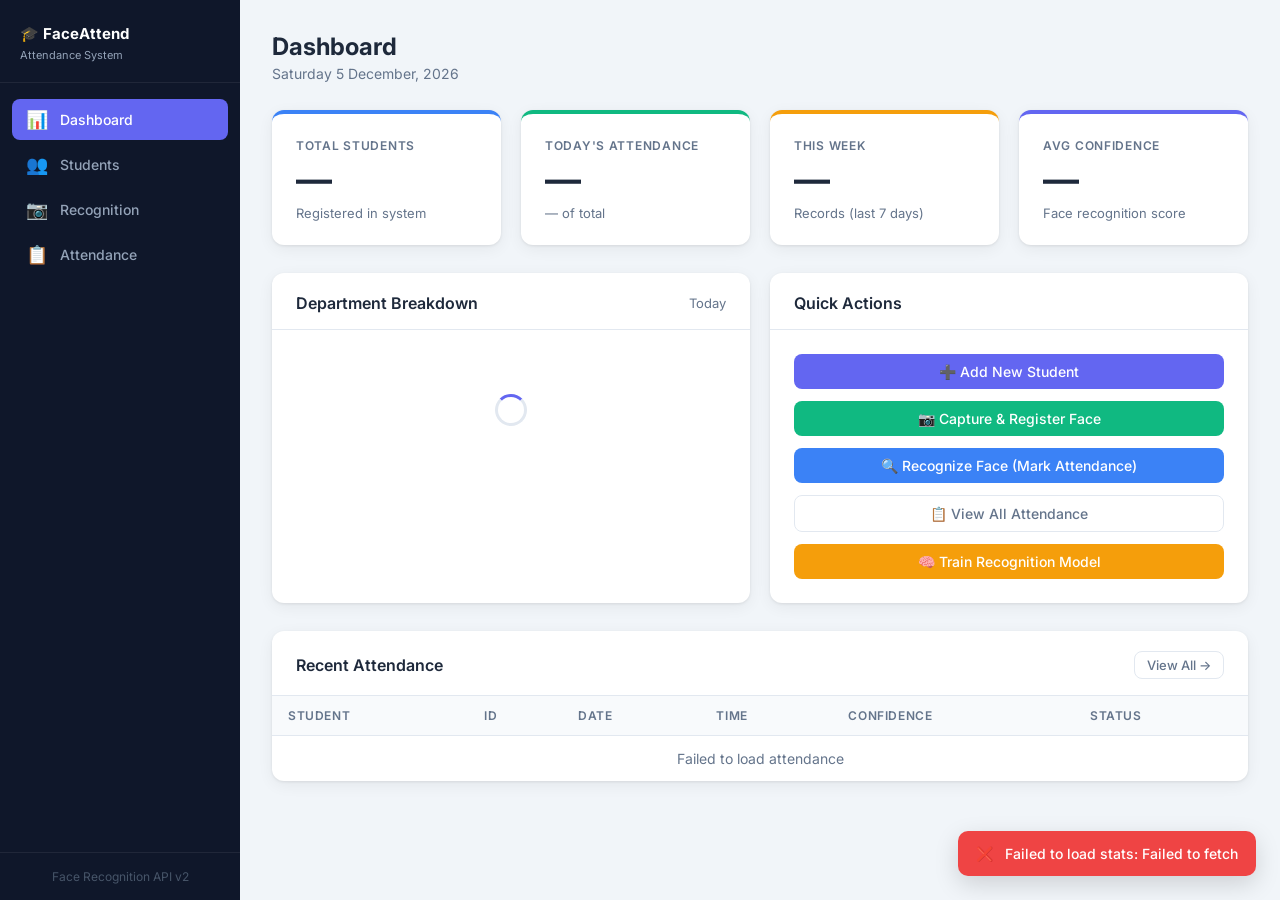
<file: index.html>
<!DOCTYPE html>
<html lang="en">

<head>
    <meta charset="UTF-8" />
    <meta name="viewport" content="width=device-width, initial-scale=1.0" />
    <title>Dashboard — Face Recognition Attendance</title>
    <link rel="icon" type="image/png" href="favicon.png" />
    <link rel="stylesheet" href="css/style.css" />
    <style>
        .dept-row {
            display: flex;
            align-items: center;
            gap: 12px;
            padding: 10px 0;
            border-bottom: 1px solid var(--border);
        }

        .dept-row:last-child {
            border: none;
        }

        .dept-bar-wrap {
            flex: 1;
            height: 8px;
            background: var(--border);
            border-radius: 99px;
            overflow: hidden;
        }

        .dept-bar {
            height: 100%;
            background: var(--accent);
            border-radius: 99px;
            transition: width .6s ease;
        }

        .dept-name {
            width: 160px;
            font-size: 13px;
            font-weight: 500;
        }

        .dept-count {
            font-size: 13px;
            color: var(--muted);
            width: 60px;
            text-align: right;
        }

        .recent-table-wrap {
            overflow-x: auto;
        }
    </style>
</head>

<body>

    <!-- Sidebar -->
    <nav class="sidebar">
        <div class="sidebar-brand">
            <h2>🎓 FaceAttend</h2>
            <span>Attendance System</span>
        </div>
        <ul class="sidebar-nav">
            <li><a href="index.html" class="active"><span class="icon">📊</span> Dashboard</a></li>
            <li><a href="students.html"><span class="icon">👥</span> Students</a></li>
            <li><a href="recognition.html"><span class="icon">📷</span> Recognition</a></li>
            <li><a href="attendance.html"><span class="icon">📋</span> Attendance</a></li>
        </ul>
        <div class="sidebar-footer">Face Recognition API v2</div>
    </nav>

    <!-- Main -->
    <main class="main">
        <div class="page-header">
            <h1>Dashboard</h1>
            <p id="today-date">Loading…</p>
        </div>

        <!-- Stats -->
        <div class="stats-grid" id="stats-grid">
            <div class="stat-card blue">
                <div class="stat-label">Total Students</div>
                <div class="stat-value" id="stat-students">—</div>
                <div class="stat-sub">Registered in system</div>
            </div>
            <div class="stat-card green">
                <div class="stat-label">Today's Attendance</div>
                <div class="stat-value" id="stat-today">—</div>
                <div class="stat-sub" id="stat-today-pct">— of total</div>
            </div>
            <div class="stat-card yellow">
                <div class="stat-label">This Week</div>
                <div class="stat-value" id="stat-week">—</div>
                <div class="stat-sub">Records (last 7 days)</div>
            </div>
            <div class="stat-card">
                <div class="stat-label">Avg Confidence</div>
                <div class="stat-value" id="stat-conf">—</div>
                <div class="stat-sub">Face recognition score</div>
            </div>
        </div>

        <!-- Two columns -->
        <div style="display:grid;grid-template-columns:1fr 1fr;gap:20px;margin-bottom:28px">

            <!-- Department breakdown -->
            <div class="card">
                <div class="card-header">
                    <h3>Department Breakdown</h3>
                    <span id="dept-date" style="font-size:13px;color:var(--muted)">Today</span>
                </div>
                <div class="card-body" id="dept-list">
                    <div class="spinner"></div>
                </div>
            </div>

            <!-- Quick Actions -->
            <div class="card">
                <div class="card-header">
                    <h3>Quick Actions</h3>
                </div>
                <div class="card-body" style="display:flex;flex-direction:column;gap:12px">
                    <a href="students.html" class="btn btn-primary" style="justify-content:center">➕ Add New Student</a>
                    <a href="recognition.html" class="btn btn-success" style="justify-content:center">📷 Capture &amp;
                        Register Face</a>
                    <a href="recognition.html#recognize" class="btn btn-info" style="justify-content:center">🔍
                        Recognize Face (Mark Attendance)</a>
                    <a href="attendance.html" class="btn btn-ghost" style="justify-content:center">📋 View All
                        Attendance</a>
                    <button class="btn btn-warning" id="btn-train" style="justify-content:center">🧠 Train Recognition
                        Model</button>
                </div>
            </div>
        </div>

        <!-- Recent Attendance -->
        <div class="card">
            <div class="card-header">
                <h3>Recent Attendance</h3>
                <a href="attendance.html" class="btn btn-ghost btn-sm">View All →</a>
            </div>
            <div class="table-wrap recent-table-wrap">
                <table>
                    <thead>
                        <tr>
                            <th>Student</th>
                            <th>ID</th>
                            <th>Date</th>
                            <th>Time</th>
                            <th>Confidence</th>
                            <th>Status</th>
                        </tr>
                    </thead>
                    <tbody id="recent-body">
                        <tr>
                            <td colspan="6">
                                <div class="spinner"></div>
                            </td>
                        </tr>
                    </tbody>
                </table>
            </div>
        </div>
    </main>

    <script src="js/api.js"></script>
    <script>
        // Set today date
        document.getElementById('today-date').textContent =
            new Date().toLocaleDateString('en-IN', { weekday: 'long', year: 'numeric', month: 'long', day: 'numeric' });

        // Load stats
        async function loadStats() {
            try {
                const s = await Attendance.stats();
                document.getElementById('stat-students').textContent = s.total_students;
                document.getElementById('stat-today').textContent = s.today_attendance;
                document.getElementById('stat-today-pct').textContent = `${s.today_percentage}% of total`;
                document.getElementById('stat-week').textContent = s.week_attendance;
                document.getElementById('stat-conf').textContent = s.avg_confidence + '%';

                const deptList = document.getElementById('dept-list');
                if (s.dept_stats.length === 0) {
                    deptList.innerHTML = '<div class="empty-state"><div class="icon">📊</div><p>No department data yet</p></div>';
                } else {
                    const max = Math.max(...s.dept_stats.map(d => d.total), 1);
                    deptList.innerHTML = s.dept_stats.map(d => `
          <div class="dept-row">
            <div class="dept-name">${d.department_display}</div>
            <div class="dept-bar-wrap"><div class="dept-bar" style="width:${(d.total / max * 100).toFixed(1)}%"></div></div>
            <div class="dept-count">${d.present_today}/${d.total}</div>
          </div>
        `).join('');
                }
            } catch (e) {
                toast('Failed to load stats: ' + (e.detail || e.message || 'API error'), 'error');
            }
        }

        // Load recent attendance
        async function loadRecent() {
            try {
                const records = await Attendance.list({ limit: 10 });
                const tbody = document.getElementById('recent-body');
                if (records.length === 0) {
                    tbody.innerHTML = '<tr><td colspan="6" style="text-align:center;color:var(--muted);padding:32px">No attendance recorded yet</td></tr>';
                    return;
                }
                tbody.innerHTML = records.map(r => `
        <tr>
          <td><strong>${r.student_name || '—'}</strong></td>
          <td><span class="badge badge-blue">${r.student_uid || '—'}</span></td>
          <td>${r.date}</td>
          <td>${r.time ? r.time.slice(0, 5) : '—'}</td>
          <td>${r.confidence.toFixed(1)}%</td>
          <td><span class="badge badge-green">${r.status_display || 'Present'}</span></td>
        </tr>
      `).join('');
            } catch (e) {
                document.getElementById('recent-body').innerHTML =
                    '<tr><td colspan="6" style="text-align:center;color:var(--muted)">Failed to load attendance</td></tr>';
            }
        }

        // Train button
        document.getElementById('btn-train').addEventListener('click', async () => {
            const btn = document.getElementById('btn-train');
            btn.disabled = true; btn.textContent = '⏳ Training…';
            try {
                const r = await Recognition.train();
                toast(r.success ? `✅ ${r.message}` : r.error, r.success ? 'success' : 'error');
            } catch (e) {
                toast('Training failed: ' + (e.detail || 'Unknown error'), 'error');
            } finally {
                btn.disabled = false; btn.textContent = '🧠 Train Recognition Model';
            }
        });

        loadStats();
        loadRecent();
    </script>
</body>

</html>
</file>
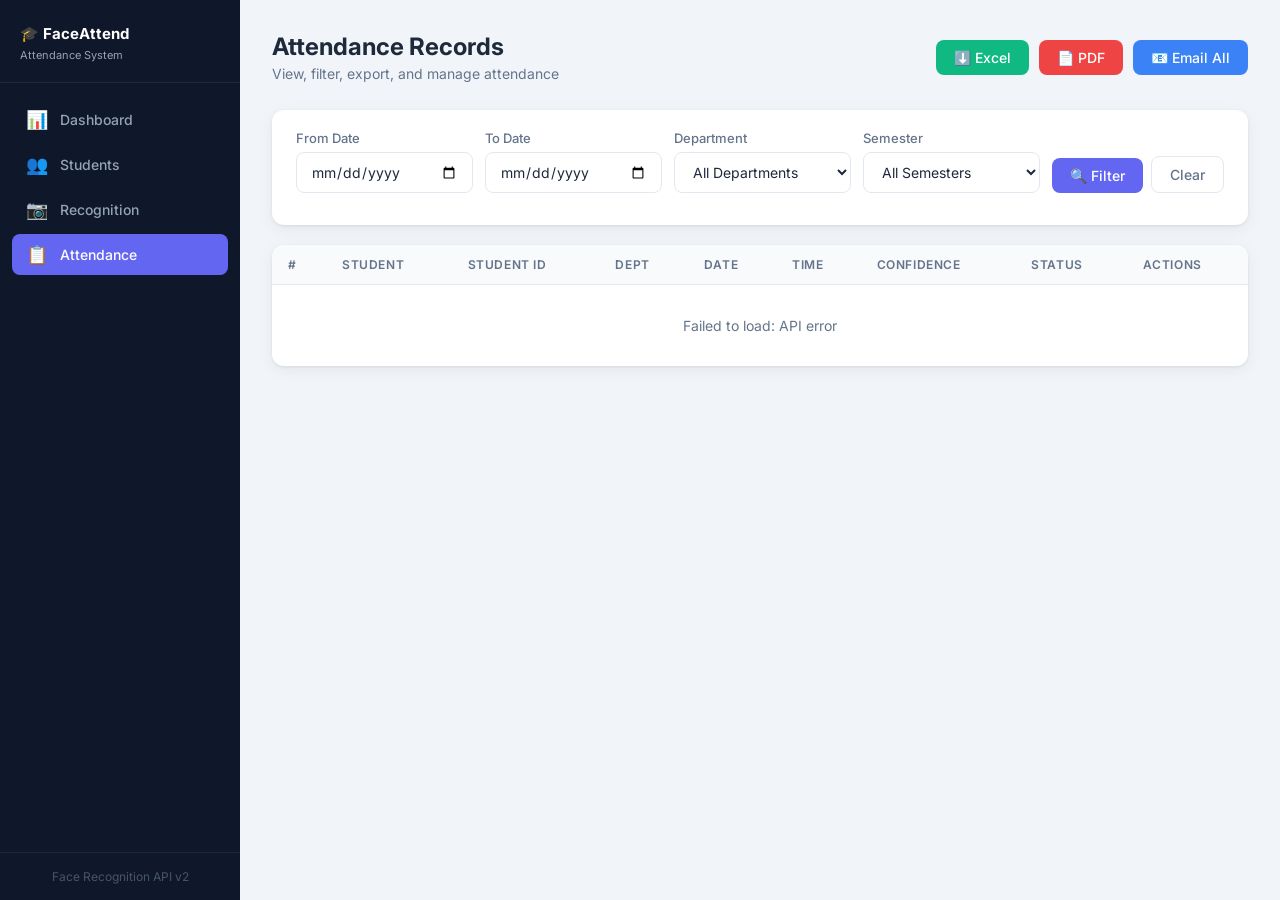
<file: attendance.html>
<!DOCTYPE html>
<html lang="en">

<head>
    <meta charset="UTF-8" />
    <meta name="viewport" content="width=device-width, initial-scale=1.0" />
    <title>Attendance — Face Recognition Attendance</title>
    <link rel="icon" type="image/png" href="favicon.png" />
    <link rel="stylesheet" href="css/style.css" />
    <style>
        .filters-row {
            display: flex;
            gap: 12px;
            flex-wrap: wrap;
            align-items: flex-end;
        }

        .filters-row .form-group {
            margin: 0;
            min-width: 160px;
            flex: 1;
        }

        .action-bar {
            display: flex;
            gap: 10px;
            flex-wrap: wrap;
            align-items: center;
        }
    </style>
</head>

<body>

    <nav class="sidebar">
        <div class="sidebar-brand">
            <h2>🎓 FaceAttend</h2><span>Attendance System</span>
        </div>
        <ul class="sidebar-nav">
            <li><a href="index.html"><span class="icon">📊</span> Dashboard</a></li>
            <li><a href="students.html"><span class="icon">👥</span> Students</a></li>
            <li><a href="recognition.html"><span class="icon">📷</span> Recognition</a></li>
            <li><a href="attendance.html" class="active"><span class="icon">📋</span> Attendance</a></li>
        </ul>
        <div class="sidebar-footer">Face Recognition API v2</div>
    </nav>

    <main class="main">
        <div class="page-header"
            style="display:flex;align-items:center;justify-content:space-between;flex-wrap:wrap;gap:12px">
            <div>
                <h1>Attendance Records</h1>
                <p>View, filter, export, and manage attendance</p>
            </div>
            <div class="action-bar">
                <button class="btn btn-success" onclick="downloadExcel()">⬇️ Excel</button>
                <button class="btn btn-danger" onclick="downloadPdf()">📄 PDF</button>
                <button class="btn btn-info" onclick="sendAllEmails()">📧 Email All</button>
            </div>
        </div>

        <!-- Filters -->
        <div class="card" style="margin-bottom:20px">
            <div class="card-body" style="padding:20px 24px">
                <div class="filters-row">
                    <div class="form-group">
                        <label>From Date</label>
                        <input type="date" id="f-start" />
                    </div>
                    <div class="form-group">
                        <label>To Date</label>
                        <input type="date" id="f-end" />
                    </div>
                    <div class="form-group">
                        <label>Department</label>
                        <select id="f-dept">
                            <option value="">All Departments</option>
                            <option value="CS">Computer Science</option>
                            <option value="CE">Civil Engineering</option>
                            <option value="ME">Mechanical Engineering</option>
                            <option value="EE">Electrical Engineering</option>
                        </select>
                    </div>
                    <div class="form-group">
                        <label>Semester</label>
                        <select id="f-sem">
                            <option value="">All Semesters</option>
                            <option value="1">Sem 1</option>
                            <option value="2">Sem 2</option>
                            <option value="3">Sem 3</option>
                            <option value="4">Sem 4</option>
                            <option value="5">Sem 5</option>
                            <option value="6">Sem 6</option>
                            <option value="7">Sem 7</option>
                            <option value="8">Sem 8</option>
                        </select>
                    </div>
                    <div style="display:flex;gap:8px;align-items:flex-end">
                        <button class="btn btn-primary" onclick="loadAttendance()">🔍 Filter</button>
                        <button class="btn btn-ghost" onclick="clearFilters()">Clear</button>
                    </div>
                </div>
                <p id="record-count" style="margin-top:12px;font-size:13px;color:var(--muted)"></p>
            </div>
        </div>

        <!-- Table -->
        <div class="card">
            <div class="table-wrap">
                <table>
                    <thead>
                        <tr>
                            <th>#</th>
                            <th>Student</th>
                            <th>Student ID</th>
                            <th>Dept</th>
                            <th>Date</th>
                            <th>Time</th>
                            <th>Confidence</th>
                            <th>Status</th>
                            <th>Actions</th>
                        </tr>
                    </thead>
                    <tbody id="att-body">
                        <tr>
                            <td colspan="9">
                                <div class="spinner"></div>
                            </td>
                        </tr>
                    </tbody>
                </table>
            </div>
        </div>
    </main>

    <script src="js/api.js"></script>
    <script>
        function getFilters() {
            return {
                start_date: document.getElementById('f-start').value || undefined,
                end_date: document.getElementById('f-end').value || undefined,
                department: document.getElementById('f-dept').value || undefined,
                semester: document.getElementById('f-sem').value || undefined,
                limit: 500,
            };
        }

        function clearFilters() {
            ['f-start', 'f-end', 'f-dept', 'f-sem'].forEach(id => document.getElementById(id).value = '');
            loadAttendance();
        }

        // Remove undefined keys
        function cleanParams(obj) {
            return Object.fromEntries(Object.entries(obj).filter(([, v]) => v !== undefined));
        }

        async function loadAttendance() {
            document.getElementById('att-body').innerHTML = '<tr><td colspan="9"><div class="spinner"></div></td></tr>';
            try {
                const params = cleanParams(getFilters());
                const records = await Attendance.list(params);
                document.getElementById('record-count').textContent = `${records.length} record(s) found`;
                const tbody = document.getElementById('att-body');
                if (records.length === 0) {
                    tbody.innerHTML = '<tr><td colspan="9"><div class="empty-state"><div class="icon">📋</div><p>No records match the filters</p></div></td></tr>';
                    return;
                }
                tbody.innerHTML = records.map((r, i) => `
        <tr>
          <td style="color:var(--muted)">${i + 1}</td>
          <td><strong>${r.student_name || '—'}</strong></td>
          <td><span class="badge badge-blue">${r.student_uid || '—'}</span></td>
          <td>${r.student_uid ? '—' : '—'}</td>
          <td>${r.date}</td>
          <td>${r.time ? r.time.slice(0, 5) : '—'}</td>
          <td>
            <span class="${r.confidence >= 70 ? 'badge badge-green' : 'badge badge-yellow'}">${r.confidence.toFixed(1)}%</span>
          </td>
          <td><span class="badge badge-green">${r.status_display || 'Present'}</span></td>
          <td style="display:flex;gap:6px;flex-wrap:wrap">
            <button class="btn btn-info btn-sm" onclick="sendEmail(${r.id})">📧</button>
            <button class="btn btn-danger btn-sm" onclick="deleteRecord(${r.id})">🗑️</button>
          </td>
        </tr>
      `).join('');
            } catch (e) {
                document.getElementById('att-body').innerHTML = `<tr><td colspan="9" style="text-align:center;color:var(--muted);padding:32px">Failed to load: ${e.detail || 'API error'}</td></tr>`;
            }
        }

        async function deleteRecord(id) {
            if (!confirm('Delete this attendance record?')) return;
            try {
                await Attendance.delete(id);
                toast('Record deleted', 'success');
                loadAttendance();
            } catch (e) {
                toast('Delete failed: ' + (e.detail || ''), 'error');
            }
        }

        async function sendEmail(id) {
            const btn = event.target;
            btn.disabled = true; btn.textContent = '⏳';
            try {
                const r = await Attendance.sendEmail(id);
                toast(r.message, r.success ? 'success' : 'error');
            } catch (e) {
                toast('Email failed: ' + (e.detail || ''), 'error');
            } finally {
                btn.disabled = false; btn.textContent = '📧';
            }
        }

        async function sendAllEmails() {
            if (!confirm('Send attendance emails to ALL students with records?')) return;
            const btn = event.target;
            btn.disabled = true; btn.textContent = '⏳ Sending…';
            try {
                const r = await Attendance.sendAllEmails();
                toast(r.message, 'success');
            } catch (e) {
                toast('Failed: ' + (e.detail || ''), 'error');
            } finally {
                btn.disabled = false; btn.textContent = '📧 Email All';
            }
        }

        function downloadExcel() {
            const params = cleanParams(getFilters());
            delete params.limit;
            window.open(Attendance.excelUrl(params), '_blank');
        }

        function downloadPdf() {
            const params = cleanParams(getFilters());
            delete params.limit;
            window.open(Attendance.pdfUrl(params), '_blank');
        }

        loadAttendance();
    </script>
</body>

</html>
</file>
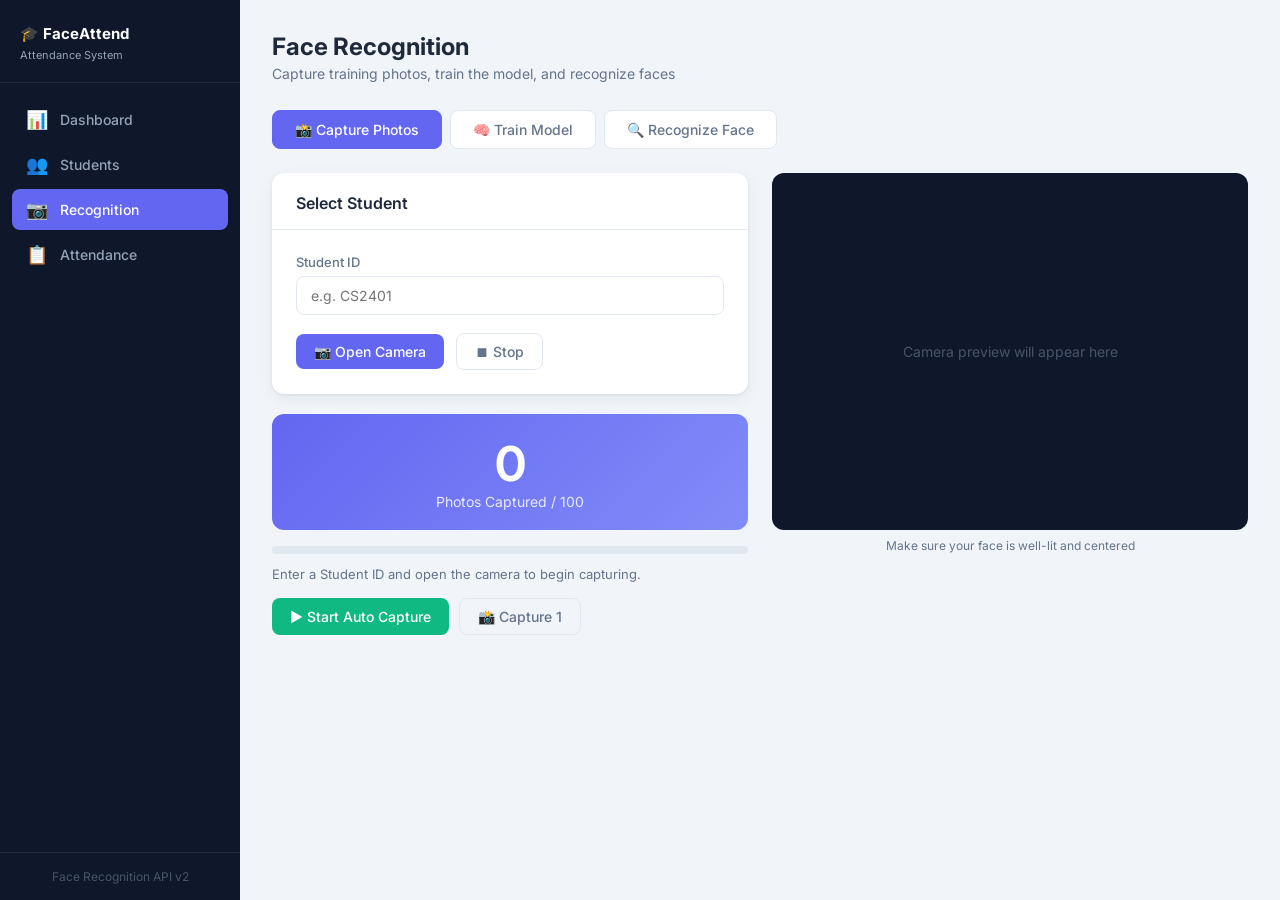
<file: recognition.html>
<!DOCTYPE html>
<html lang="en">

<head>
    <meta charset="UTF-8" />
    <meta name="viewport" content="width=device-width, initial-scale=1.0" />
    <title>Recognition — Face Recognition Attendance</title>
    <link rel="icon" type="image/png" href="favicon.png" />
    <link rel="stylesheet" href="css/style.css" />
    <style>
        .tabs {
            display: flex;
            gap: 8px;
            margin-bottom: 24px;
        }

        .tab {
            padding: 10px 22px;
            border-radius: 8px;
            border: 1px solid var(--border);
            background: #fff;
            font-family: inherit;
            font-size: 14px;
            font-weight: 500;
            color: var(--muted);
            cursor: pointer;
            transition: var(--transition);
        }

        .tab.active {
            background: var(--accent);
            color: #fff;
            border-color: var(--accent);
        }

        .tab-content {
            display: none;
        }

        .tab-content.active {
            display: block;
        }

        .counter-box {
            background: linear-gradient(135deg, var(--accent), #818cf8);
            color: #fff;
            border-radius: var(--radius);
            padding: 20px 24px;
            text-align: center;
            margin-bottom: 16px;
        }

        .counter-box .num {
            font-size: 48px;
            font-weight: 700;
        }

        .counter-box .lbl {
            font-size: 14px;
            opacity: .85;
        }

        .recognize-result {
            margin-top: 24px;
        }

        .result-grid {
            display: grid;
            grid-template-columns: auto 1fr;
            gap: 16px;
            align-items: center;
        }
    </style>
</head>

<body>

    <nav class="sidebar">
        <div class="sidebar-brand">
            <h2>🎓 FaceAttend</h2><span>Attendance System</span>
        </div>
        <ul class="sidebar-nav">
            <li><a href="index.html"><span class="icon">📊</span> Dashboard</a></li>
            <li><a href="students.html"><span class="icon">👥</span> Students</a></li>
            <li><a href="recognition.html" class="active"><span class="icon">📷</span> Recognition</a></li>
            <li><a href="attendance.html"><span class="icon">📋</span> Attendance</a></li>
        </ul>
        <div class="sidebar-footer">Face Recognition API v2</div>
    </nav>

    <main class="main">
        <div class="page-header">
            <h1>Face Recognition</h1>
            <p>Capture training photos, train the model, and recognize faces</p>
        </div>

        <div class="tabs">
            <button class="tab active" onclick="switchTab('capture')">📸 Capture Photos</button>
            <button class="tab" onclick="switchTab('train')">🧠 Train Model</button>
            <button class="tab" onclick="switchTab('recognize')">🔍 Recognize Face</button>
        </div>

        <!-- ══ TAB: Capture ══ -->
        <div class="tab-content active" id="tab-capture">
            <div style="display:grid;grid-template-columns:1fr 1fr;gap:24px;align-items:start">

                <div>
                    <!-- Student selector -->
                    <div class="card" style="margin-bottom:20px">
                        <div class="card-header">
                            <h3>Select Student</h3>
                        </div>
                        <div class="card-body">
                            <div class="form-group">
                                <label>Student ID</label>
                                <input type="text" id="capture-student-id" placeholder="e.g. CS2401" />
                            </div>
                            <button class="btn btn-primary" onclick="startCamera()">📷 Open Camera</button>
                            <button class="btn btn-ghost" style="margin-left:8px" onclick="stopCamera()">⏹ Stop</button>
                        </div>
                    </div>

                    <!-- Counter -->
                    <div class="counter-box">
                        <div class="num" id="photo-count">0</div>
                        <div class="lbl">Photos Captured / 100</div>
                    </div>

                    <!-- Progress -->
                    <div class="progress-bar-wrap">
                        <div class="progress-bar" id="capture-progress" style="width:0%"></div>
                    </div>

                    <p id="capture-status" style="font-size:13px;color:var(--muted);margin-top:8px">
                        Enter a Student ID and open the camera to begin capturing.
                    </p>

                    <div style="margin-top:16px;display:flex;gap:10px;flex-wrap:wrap">
                        <button class="btn btn-success" id="btn-auto-capture" onclick="toggleAutoCapture()" disabled>▶
                            Start Auto Capture</button>
                        <button class="btn btn-ghost" onclick="captureOne()" id="btn-capture-one" disabled>📸 Capture
                            1</button>
                    </div>
                </div>

                <!-- Webcam -->
                <div>
                    <div class="webcam-box" id="webcam-box"
                        style="background:#0f172a;display:flex;align-items:center;justify-content:center">
                        <span style="color:#475569;font-size:14px">Camera preview will appear here</span>
                    </div>
                    <canvas id="snapshot-canvas" style="display:none"></canvas>
                    <p style="text-align:center;font-size:12px;color:var(--muted);margin-top:8px">
                        Make sure your face is well-lit and centered
                    </p>
                </div>
            </div>
        </div>

        <!-- ══ TAB: Train ══ -->
        <div class="tab-content" id="tab-train">
            <div style="max-width:560px;margin:0 auto">
                <div class="card">
                    <div class="card-header">
                        <h3>Train Recognition Model</h3>
                    </div>
                    <div class="card-body">
                        <p style="color:var(--muted);font-size:14px;margin-bottom:24px;line-height:1.7">
                            Training uses all captured face photos to build the LBPH recognition model.<br />
                            Minimum <strong>10 photos</strong> are required. For best results, capture <strong>100
                                photos per student</strong>.
                        </p>
                        <div id="train-result" style="display:none;margin-bottom:20px"></div>
                        <button class="btn btn-primary" id="btn-train-model" onclick="trainModel()"
                            style="width:100%;justify-content:center;padding:14px">
                            🧠 Start Training
                        </button>
                    </div>
                </div>
            </div>
        </div>

        <!-- ══ TAB: Recognize ══ -->
        <div class="tab-content" id="tab-recognize">
            <div style="display:grid;grid-template-columns:1fr 380px;gap:24px;align-items:start">

                <!-- Left: Live Camera + Canvas Overlay -->
                <div>
                    <div
                        style="position:relative;background:#0f172a;border-radius:var(--radius);overflow:hidden;aspect-ratio:4/3;">
                        <video id="rec-video" autoplay playsinline muted
                            style="width:100%;height:100%;object-fit:cover;display:block"></video>
                        <!-- Canvas draws over the video -->
                        <canvas id="rec-canvas"
                            style="position:absolute;top:0;left:0;width:100%;height:100%;pointer-events:none"></canvas>
                        <!-- Status badge top-right -->
                        <div id="rec-live-badge"
                            style="position:absolute;top:12px;right:12px;background:rgba(0,0,0,.6);color:#94a3b8;font-size:12px;padding:4px 10px;border-radius:20px;backdrop-filter:blur(4px)">
                            ⏳ Starting camera…
                        </div>
                    </div>

                    <div style="display:flex;gap:10px;margin-top:14px;flex-wrap:wrap">
                        <button class="btn btn-primary" id="btn-start-rec" onclick="startLiveRecognition()">📷 Start
                            Live Recognition</button>
                        <button class="btn btn-ghost" id="btn-stop-rec" onclick="stopLiveRecognition()" disabled>⏹
                            Stop</button>
                    </div>
                    <p style="font-size:12px;color:var(--muted);margin-top:8px">
                        Camera scans automatically every 1.5 seconds. Face will be highlighted with a coloured box.
                    </p>
                </div>

                <!-- Right: Result Panel -->
                <div>
                    <!-- Legend -->
                    <div class="card" style="margin-bottom:16px">
                        <div class="card-body" style="padding:14px 16px">
                            <p style="font-size:12px;font-weight:600;color:var(--muted);margin-bottom:10px">BOX COLOURS
                            </p>
                            <div style="display:flex;flex-direction:column;gap:6px;font-size:13px">
                                <div style="display:flex;align-items:center;gap:8px"><span
                                        style="width:14px;height:14px;background:#22c55e;border-radius:3px;display:inline-block"></span>
                                    Attendance Marked</div>
                                <div style="display:flex;align-items:center;gap:8px"><span
                                        style="width:14px;height:14px;background:#f59e0b;border-radius:3px;display:inline-block"></span>
                                    Already Marked Today</div>
                                <div style="display:flex;align-items:center;gap:8px"><span
                                        style="width:14px;height:14px;background:#ef4444;border-radius:3px;display:inline-block"></span>
                                    Unknown Person</div>
                            </div>
                        </div>
                    </div>

                    <!-- Last result card -->
                    <div class="card" id="rec-result-card">
                        <div class="card-header">
                            <h3>Last Detection</h3>
                        </div>
                        <div class="card-body" id="rec-result-body">
                            <div style="text-align:center;padding:40px 0;color:var(--muted)">
                                <div style="font-size:48px;margin-bottom:12px">🔍</div>
                                <p style="font-size:13px">Start the camera to begin detecting faces</p>
                            </div>
                        </div>
                    </div>
                </div>
            </div>
        </div>

    </main>

    <script src="js/api.js"></script>
    <script>
        /* ── Tabs ── */
        function switchTab(name) {
            document.querySelectorAll('.tab,.tab-content').forEach(el => el.classList.remove('active'));
            document.querySelector(`[onclick="switchTab('${name}')"]`).classList.add('active');
            document.getElementById('tab-' + name).classList.add('active');
        }

        // Handle URL hash for direct link
        if (location.hash === '#recognize') switchTab('recognize');

        /* ══ CAPTURE ══ */
        let captureStream = null, capCount = 0, autoCaptureRunning = false;
        let consecutiveErrors = 0; // Track consecutive face-not-detected errors
        const captureVideo = document.createElement('video');
        captureVideo.autoplay = true; captureVideo.playsInline = true; captureVideo.muted = true;

        // Prefill student ID from URL query param (when clicking Capture from students page)
        const urlStudentId = new URLSearchParams(location.search).get('student_id');
        if (urlStudentId) {
            document.getElementById('capture-student-id').value = urlStudentId;
        }

        async function startCamera() {
            const sid = document.getElementById('capture-student-id').value.trim();
            if (!sid) { toast('Enter a Student ID first', 'error'); return; }

            const box = document.getElementById('webcam-box');
            box.innerHTML = '';
            captureVideo.style.cssText = 'width:100%;height:100%;object-fit:cover';
            box.appendChild(captureVideo);

            try {
                captureStream = await navigator.mediaDevices.getUserMedia({
                    video: { width: { ideal: 640 }, height: { ideal: 480 }, facingMode: 'user' }
                });
                captureVideo.srcObject = captureStream;
                document.getElementById('btn-auto-capture').disabled = false;
                document.getElementById('btn-capture-one').disabled = false;
                document.getElementById('capture-status').textContent = 'Camera ready. Start capturing photos.';
            } catch (e) {
                toast('Camera access denied. Please allow camera permission.', 'error');
            }
        }

        function stopCamera() {
            if (autoCaptureRunning) toggleAutoCapture();
            if (captureStream) { captureStream.getTracks().forEach(t => t.stop()); captureStream = null; }
            const box = document.getElementById('webcam-box');
            box.innerHTML = '<span style="color:#475569;font-size:14px">Camera stopped</span>';
            document.getElementById('btn-auto-capture').disabled = true;
            document.getElementById('btn-capture-one').disabled = true;
        }

        function getFrame() {
            const canvas = document.getElementById('snapshot-canvas');
            // 480x360 — good balance of face detection quality vs network size
            canvas.width = 480;
            canvas.height = 360;
            canvas.getContext('2d').drawImage(captureVideo, 0, 0, 480, 360);
            return canvas.toDataURL('image/jpeg', 0.85);
        }

        async function captureOne() {
            const sid = document.getElementById('capture-student-id').value.trim();
            if (!captureStream || !sid) return;
            const image = getFrame();
            try {
                const r = await Recognition.savePhoto(sid, image);
                if (r.success) {
                    capCount = r.count;
                    const pct = Math.min(capCount / 100 * 100, 100);
                    document.getElementById('photo-count').textContent = capCount;
                    document.getElementById('capture-progress').style.width = pct + '%';
                    document.getElementById('capture-status').textContent = r.message;
                    if (r.should_train) toast('100 photos collected! You can now train the model.', 'info');
                } else {
                    document.getElementById('capture-status').textContent = r.error;
                }
            } catch (e) {
                // e.error comes from our API response body, e.detail from FastAPI validation
                const msg = e.error || e.detail || (typeof e === 'string' ? e : 'Network error');
                document.getElementById('capture-status').textContent = 'Error: ' + msg;
            }
        }

        // ── Parallel auto-capture: fires 3 requests simultaneously for ~3x speed ──
        async function autoCaptureTick() {
            if (!autoCaptureRunning) return;

            const sid = document.getElementById('capture-student-id').value.trim();
            if (!captureStream || !sid) return;

            // Fire 3 captures in parallel, wait for all to settle
            const batch = [getFrame(), getFrame(), getFrame()];
            const results = await Promise.allSettled(
                batch.map(img => Recognition.savePhoto(sid, img))
            );

            let anySuccess = false;
            let lastError = '';

            for (const res of results) {
                if (res.status === 'fulfilled' && res.value.success) {
                    anySuccess = true;
                    consecutiveErrors = 0;
                    capCount = res.value.count;
                    const pct = Math.min(capCount / 100 * 100, 100);
                    document.getElementById('photo-count').textContent = capCount;
                    document.getElementById('capture-progress').style.width = pct + '%';
                    document.getElementById('capture-status').textContent = `Photo ${capCount} saved.`;
                    document.getElementById('capture-status').style.color = 'var(--success, green)';
                    if (res.value.should_train) toast('100 photos collected! Go to Train Model tab.', 'info');
                } else {
                    // Collect error message
                    const err = (res.status === 'fulfilled' ? res.value.error : (res.reason?.error || res.reason?.detail || 'Network error'));
                    lastError = err || 'Unknown error';
                }
            }

            if (!anySuccess) {
                consecutiveErrors += 3;
                const statusEl = document.getElementById('capture-status');
                statusEl.style.color = 'var(--danger, red)';
                // Show helpful message based on error type
                if (lastError.includes('not found')) {
                    statusEl.textContent = `Student '${sid}' not found. Check the ID matches your registered student.`;
                    toggleAutoCapture(); // Stop — wrong student ID
                } else if (lastError.includes('face') || lastError.includes('Face')) {
                    statusEl.textContent = `No face detected (${consecutiveErrors} frames missed). Adjust lighting or move closer.`;
                } else {
                    statusEl.textContent = `Error: ${lastError}`;
                }
            }

            if (capCount >= 100) { toggleAutoCapture(); return; }
            if (autoCaptureRunning) setTimeout(autoCaptureTick, 0);
        }

        function toggleAutoCapture() {
            const btn = document.getElementById('btn-auto-capture');
            if (!autoCaptureRunning) {
                autoCaptureRunning = true;
                btn.textContent = '⏸ Stop Auto Capture';
                btn.classList.replace('btn-success', 'btn-warning');
                autoCaptureTick(); // kick off the first tick
            } else {
                autoCaptureRunning = false;
                btn.textContent = '▶ Start Auto Capture';
                btn.classList.replace('btn-warning', 'btn-success');
            }
        }

        /* ══ TRAIN ══ */
        async function trainModel() {
            const btn = document.getElementById('btn-train-model');
            btn.disabled = true; btn.textContent = '⏳ Training… please wait';
            try {
                const r = await Recognition.train();
                const div = document.getElementById('train-result');
                div.style.display = 'block';
                if (r.success) {
                    div.innerHTML = `<div class="card" style="border-top:4px solid var(--success)">
          <div class="card-body">
            <p style="font-weight:600;color:var(--success);margin-bottom:12px">✅ Training Complete!</p>
            <p>Images: <strong>${r.num_images}</strong> | Students: <strong>${r.num_students}</strong> | Accuracy: <strong>${r.accuracy}%</strong></p>
          </div></div>`;
                    toast('Model trained successfully!', 'success');
                } else {
                    div.innerHTML = `<div class="card" style="border-top:4px solid var(--danger)"><div class="card-body"><p style="color:var(--danger)">❌ ${r.error}</p></div></div>`;
                    toast('Training failed', 'error');
                }
            } catch (e) {
                const msg = e.error || e.detail || (typeof e === 'string' ? e : 'Network/server error');
                toast('Training error: ' + msg, 'error');
            } finally {
                btn.disabled = false; btn.textContent = '🧠 Start Training';
            }
        }

        /* ══ RECOGNIZE — Live Camera with Canvas Overlay ══ */
        let recStream = null, recRunning = false, recLoopTimer = null;
        const recVideo = document.getElementById('rec-video');
        const recCanvas = document.getElementById('rec-canvas');
        const recCtx = recCanvas.getContext('2d');
        const recBadge = document.getElementById('rec-live-badge');

        async function startLiveRecognition() {
            try {
                recStream = await navigator.mediaDevices.getUserMedia({
                    video: { width: { ideal: 640 }, height: { ideal: 480 }, facingMode: 'user' }
                });
                recVideo.srcObject = recStream;
                recRunning = true;
                document.getElementById('btn-start-rec').disabled = true;
                document.getElementById('btn-stop-rec').disabled = false;
                recBadge.style.color = '#22c55e';
                recBadge.textContent = '🟢 Live — scanning…';
                // Start the scan loop after video is playing
                recVideo.onloadedmetadata = () => {
                    recCanvas.width = recVideo.videoWidth;
                    recCanvas.height = recVideo.videoHeight;
                    scheduleScan();
                };
            } catch (e) {
                toast('Camera access denied. Please allow camera permission.', 'error');
            }
        }

        function stopLiveRecognition() {
            recRunning = false;
            clearTimeout(recLoopTimer);
            if (recStream) { recStream.getTracks().forEach(t => t.stop()); recStream = null; }
            recCtx.clearRect(0, 0, recCanvas.width, recCanvas.height);
            recBadge.style.color = '#94a3b8';
            recBadge.textContent = '⏹ Stopped';
            document.getElementById('btn-start-rec').disabled = false;
            document.getElementById('btn-stop-rec').disabled = true;
        }

        function scheduleScan() {
            if (!recRunning) return;
            recLoopTimer = setTimeout(runScan, 1500); // scan every 1.5 seconds
        }

        async function runScan() {
            if (!recRunning) return;
            // Capture frame from video to hidden canvas
            const offscreen = document.createElement('canvas');
            offscreen.width = recVideo.videoWidth;
            offscreen.height = recVideo.videoHeight;
            offscreen.getContext('2d').drawImage(recVideo, 0, 0);

            offscreen.toBlob(async blob => {
                if (!blob || !recRunning) return;
                try {
                    const fd = new FormData();
                    fd.append('file', new File([blob], 'frame.jpg', { type: 'image/jpeg' }));
                    const r = await Recognition.recognize(fd);
                    if (recRunning) drawResult(r);
                } catch (e) {
                    recBadge.textContent = '🔴 Network error';
                } finally {
                    scheduleScan(); // queue next scan
                }
            }, 'image/jpeg', 0.75);
        }

        function drawResult(r) {
            // Sync canvas size with display size
            recCanvas.width = recVideo.videoWidth || 640;
            recCanvas.height = recVideo.videoHeight || 480;
            recCtx.clearRect(0, 0, recCanvas.width, recCanvas.height);

            if (!r.bbox || !r.img_w || !r.img_h) {
                // No face detected — clear and move on
                recBadge.textContent = '🟡 No face detected';
                recBadge.style.color = '#f59e0b';
                return;
            }

            // Scale bbox from API image coords to canvas display coords
            const scaleX = recCanvas.width / r.img_w;
            const scaleY = recCanvas.height / r.img_h;
            const bx = r.bbox.x * scaleX;
            const by = r.bbox.y * scaleY;
            const bw = r.bbox.w * scaleX;
            const bh = r.bbox.h * scaleY;

            // Pick colour based on result
            let color, label, badgeText;
            if (r.recognized && r.attendance_marked) {
                color = '#22c55e'; // green
                label = `✅ ${r.student_name} (${r.student_id})`;
                badgeText = `🟢 ${r.student_name} — Attendance Marked`;
            } else if (r.recognized && r.already_marked) {
                color = '#f59e0b'; // yellow
                label = `⚠️ ${r.student_name} — Already Marked`;
                badgeText = `🟡 ${r.student_name} — Already marked today`;
            } else {
                color = '#ef4444'; // red
                label = '❓ Unknown';
                badgeText = '🔴 Unknown person';
            }

            recBadge.style.color = color;
            recBadge.textContent = badgeText;

            // Draw bounding box
            recCtx.strokeStyle = color;
            recCtx.lineWidth = 3;
            recCtx.shadowColor = color;
            recCtx.shadowBlur = 8;
            recCtx.strokeRect(bx, by, bw, bh);
            recCtx.shadowBlur = 0;

            // Corner accents (thicker corners)
            const cLen = Math.min(bw, bh) * 0.18;
            recCtx.lineWidth = 5;
            [[bx, by], [bx + bw, by], [bx, by + bh], [bx + bw, by + bh]].forEach(([cx, cy], i) => {
                recCtx.beginPath();
                recCtx.moveTo(cx + (i % 2 === 0 ? cLen : -cLen), cy);
                recCtx.lineTo(cx, cy);
                recCtx.lineTo(cx, cy + (i < 2 ? cLen : -cLen));
                recCtx.stroke();
            });

            // Label background + text above box
            recCtx.font = 'bold 14px Inter, sans-serif';
            const textW = recCtx.measureText(label).width + 16;
            const labelY = Math.max(by - 10, 30);
            recCtx.fillStyle = color;
            recCtx.beginPath();
            recCtx.roundRect(bx, labelY - 22, textW, 26, 5);
            recCtx.fill();
            recCtx.fillStyle = '#fff';
            recCtx.fillText(label, bx + 8, labelY);

            // Update result panel
            updateResultPanel(r);
        }

        function updateResultPanel(r) {
            const body = document.getElementById('rec-result-body');
            const time = new Date().toLocaleTimeString();
            if (r.recognized) {
                const badgeColor = r.attendance_marked ? '#22c55e' : '#f59e0b';
                const badgeLabel = r.attendance_marked ? '✅ Attendance Marked!' : '⚠️ Already Marked Today';
                body.innerHTML = `
                    <div style="margin-bottom:12px">
                        <div style="font-size:20px;font-weight:700;color:var(--text)">${r.student_name}</div>
                        <div style="font-size:13px;color:var(--muted);margin-top:2px">${r.department || ''}</div>
                    </div>
                    <div style="display:grid;grid-template-columns:1fr 1fr;gap:10px;font-size:13px;margin-bottom:14px">
                        <div><div style="color:var(--muted)">Student ID</div><div style="font-weight:600">${r.student_id}</div></div>
                        <div><div style="color:var(--muted)">Confidence</div><div style="font-weight:600">${r.confidence}%</div></div>
                        <div><div style="color:var(--muted)">Time</div><div style="font-weight:600">${r.marked_at || time}</div></div>
                        <div><div style="color:var(--muted)">Status</div>
                            <div style="font-weight:600;color:${badgeColor}">${badgeLabel}</div></div>
                    </div>`;
                if (r.attendance_marked) toast(`✅ Attendance marked for ${r.student_name}`, 'success');
            } else {
                body.innerHTML = `
                    <div style="text-align:center;padding:20px 0">
                        <div style="font-size:36px;margin-bottom:8px">❓</div>
                        <div style="font-weight:600;color:#ef4444;margin-bottom:4px">Unknown Person</div>
                        <div style="font-size:12px;color:var(--muted)">${r.message || 'Not in database'}</div>
                        <div style="font-size:12px;color:var(--muted);margin-top:4px">${time}</div>
                    </div>`;
            }
        }
    </script>
</body>

</html>
</file>
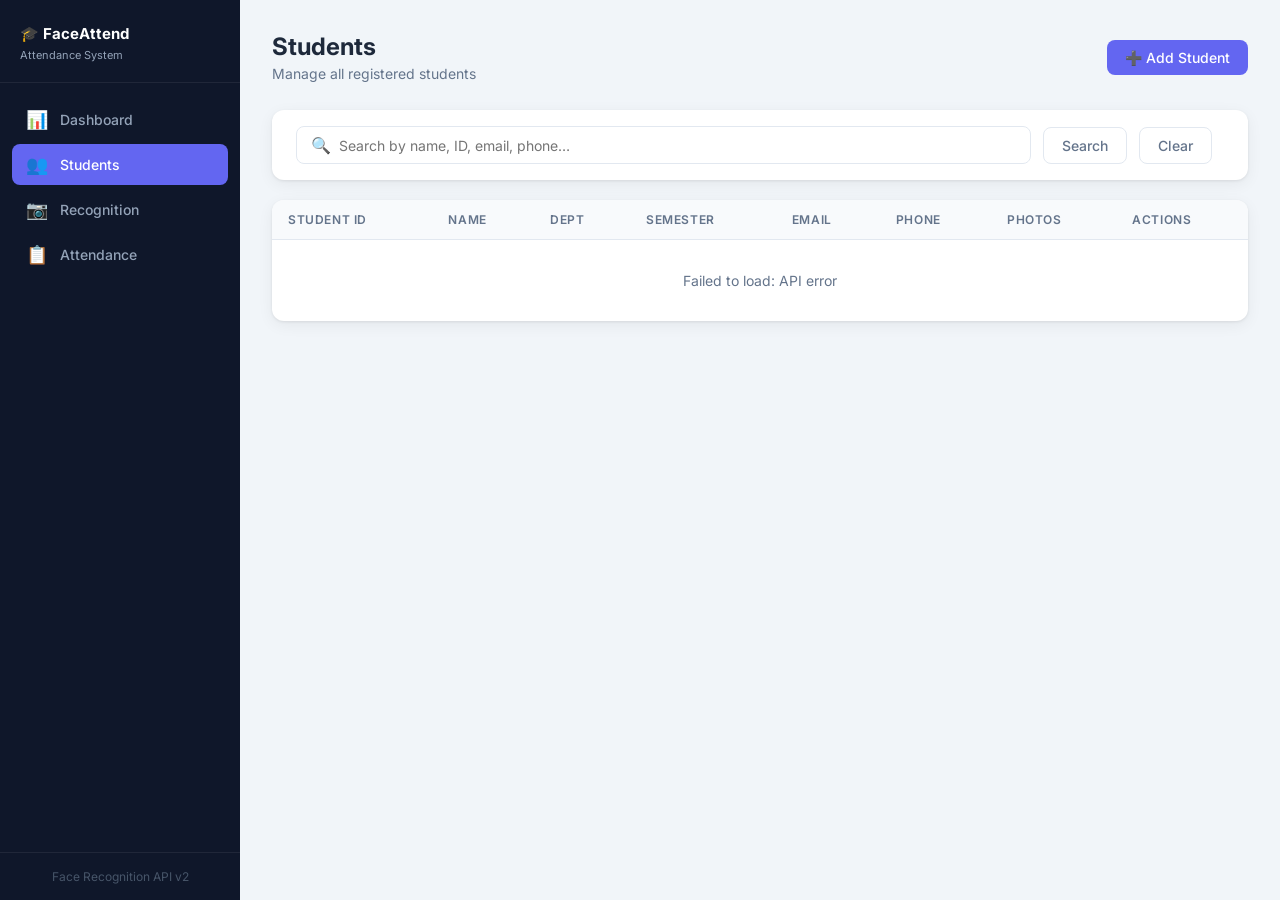
<file: students.html>
<!DOCTYPE html>
<html lang="en">

<head>
    <meta charset="UTF-8" />
    <meta name="viewport" content="width=device-width, initial-scale=1.0" />
    <title>Students — Face Recognition Attendance</title>
    <link rel="icon" type="image/png" href="favicon.png" />
    <link rel="stylesheet" href="css/style.css" />
</head>

<body>

    <!-- Sidebar -->
    <nav class="sidebar">
        <div class="sidebar-brand">
            <h2>🎓 FaceAttend</h2>
            <span>Attendance System</span>
        </div>
        <ul class="sidebar-nav">
            <li><a href="index.html"><span class="icon">📊</span> Dashboard</a></li>
            <li><a href="students.html" class="active"><span class="icon">👥</span> Students</a></li>
            <li><a href="recognition.html"><span class="icon">📷</span> Recognition</a></li>
            <li><a href="attendance.html"><span class="icon">📋</span> Attendance</a></li>
        </ul>
        <div class="sidebar-footer">Face Recognition API v2</div>
    </nav>

    <!-- Main -->
    <main class="main">
        <div class="page-header"
            style="display:flex;align-items:center;justify-content:space-between;flex-wrap:wrap;gap:12px">
            <div>
                <h1>Students</h1>
                <p>Manage all registered students</p>
            </div>
            <button class="btn btn-primary" onclick="openAddModal()">➕ Add Student</button>
        </div>

        <!-- Search -->
        <div class="card" style="margin-bottom:20px">
            <div class="card-body" style="padding:16px 24px">
                <div class="toolbar">
                    <div class="search-box">
                        <span>🔍</span>
                        <input type="text" id="search-input" placeholder="Search by name, ID, email, phone…" />
                    </div>
                    <button class="btn btn-ghost" id="btn-search">Search</button>
                    <button class="btn btn-ghost" id="btn-clear">Clear</button>
                    <span id="count-label" style="font-size:13px;color:var(--muted)"></span>
                </div>
            </div>
        </div>

        <!-- Table -->
        <div class="card">
            <div class="table-wrap">
                <table>
                    <thead>
                        <tr>
                            <th>Student ID</th>
                            <th>Name</th>
                            <th>Dept</th>
                            <th>Semester</th>
                            <th>Email</th>
                            <th>Phone</th>
                            <th>Photos</th>
                            <th>Actions</th>
                        </tr>
                    </thead>
                    <tbody id="students-body">
                        <tr>
                            <td colspan="8">
                                <div class="spinner"></div>
                            </td>
                        </tr>
                    </tbody>
                </table>
            </div>
        </div>
    </main>

    <!-- Add/Edit Modal -->
    <div class="modal-overlay" id="student-modal">
        <div class="modal">
            <h2 id="modal-title">Add Student</h2>
            <input type="hidden" id="edit-id" />

            <div class="form-row">
                <div class="form-group">
                    <label>Student ID *</label>
                    <input type="text" id="f-student_id" placeholder="e.g. CS2401" />
                </div>
                <div class="form-group">
                    <label>Full Name *</label>
                    <input type="text" id="f-name" placeholder="Full name" />
                </div>
            </div>

            <div class="form-row">
                <div class="form-group">
                    <label>Department *</label>
                    <select id="f-department">
                        <option value="">Select…</option>
                        <option value="CS">Computer Science</option>
                        <option value="CE">Civil Engineering</option>
                        <option value="ME">Mechanical Engineering</option>
                        <option value="EE">Electrical Engineering</option>
                    </select>
                </div>
                <div class="form-group">
                    <label>Course *</label>
                    <select id="f-course">
                        <option value="">Select…</option>
                        <option value="CS_GENERAL">Computer Science</option>
                        <option value="CS_AI_ML">CSE - AI/ML</option>
                        <option value="CS_IOT">CSE - IOT</option>
                        <option value="CS_AIDS">CSE - AIDS</option>
                        <option value="CS_DS">CSE - DS</option>
                        <option value="CE_CONSTRUCTION">Construction Engineering</option>
                        <option value="CE_STRUCTURAL">Structural Engineering</option>
                        <option value="ME">Mechanical Engineering</option>
                        <option value="EE">Electrical Engineering</option>
                    </select>
                </div>
            </div>

            <div class="form-row">
                <div class="form-group">
                    <label>Year *</label>
                    <select id="f-year">
                        <option value="">Select…</option>
                        <option>2023-24</option>
                        <option>2024-25</option>
                        <option>2025-26</option>
                        <option>2026-27</option>
                    </select>
                </div>
                <div class="form-group">
                    <label>Semester *</label>
                    <select id="f-semester">
                        <option value="">Select…</option>
                        <option value="1">Sem 1</option>
                        <option value="2">Sem 2</option>
                        <option value="3">Sem 3</option>
                        <option value="4">Sem 4</option>
                        <option value="5">Sem 5</option>
                        <option value="6">Sem 6</option>
                        <option value="7">Sem 7</option>
                        <option value="8">Sem 8</option>
                    </select>
                </div>
            </div>

            <div class="form-row">
                <div class="form-group">
                    <label>Division *</label>
                    <select id="f-division">
                        <option value="">Select…</option>
                        <option>A</option>
                        <option>B</option>
                        <option>C</option>
                        <option>D</option>
                    </select>
                </div>
                <div class="form-group">
                    <label>Roll No</label>
                    <input type="text" id="f-roll_no" placeholder="Optional" />
                </div>
            </div>

            <div class="form-row">
                <div class="form-group">
                    <label>Gender *</label>
                    <select id="f-gender">
                        <option value="">Select…</option>
                        <option value="M">Male</option>
                        <option value="F">Female</option>
                        <option value="O">Other</option>
                    </select>
                </div>
                <div class="form-group">
                    <label>Date of Birth *</label>
                    <input type="date" id="f-dob" />
                </div>
            </div>

            <div class="form-row">
                <div class="form-group">
                    <label>Email *</label>
                    <input type="email" id="f-email" placeholder="student@email.com" />
                </div>
                <div class="form-group">
                    <label>Phone *</label>
                    <input type="tel" id="f-phone" placeholder="10-digit number" maxlength="10" />
                </div>
            </div>

            <div class="form-group">
                <label>Address *</label>
                <textarea id="f-address" rows="2" placeholder="Full address"></textarea>
            </div>

            <div class="form-group">
                <label>Teacher Name *</label>
                <input type="text" id="f-teacher" placeholder="Assigned teacher" />
            </div>

            <div class="modal-actions">
                <button class="btn btn-ghost" onclick="closeModal('student-modal')">Cancel</button>
                <button class="btn btn-primary" id="btn-save-student" onclick="saveStudent()">Save Student</button>
            </div>
        </div>
    </div>

    <script src="js/api.js"></script>
    <script>
        let allStudents = [];

        const fields = ['student_id', 'name', 'department', 'course', 'year', 'semester', 'division', 'roll_no', 'gender', 'dob', 'email', 'phone', 'address', 'teacher'];

        async function loadStudents(search = '') {
            document.getElementById('students-body').innerHTML = '<tr><td colspan="8"><div class="spinner"></div></td></tr>';
            try {
                allStudents = await Students.list(search);
                renderTable(allStudents);
            } catch (e) {
                document.getElementById('students-body').innerHTML =
                    `<tr><td colspan="8" style="text-align:center;color:var(--muted);padding:32px">Failed to load: ${e.detail || 'API error'}</td></tr>`;
            }
        }

        function renderTable(list) {
            document.getElementById('count-label').textContent = `${list.length} student(s)`;
            const tbody = document.getElementById('students-body');
            if (list.length === 0) {
                tbody.innerHTML = '<tr><td colspan="8"><div class="empty-state"><div class="icon">👥</div><p>No students found</p></div></td></tr>';
                return;
            }
            tbody.innerHTML = list.map(s => `
      <tr>
        <td><strong>${s.student_id}</strong></td>
        <td>${s.name}</td>
        <td><span class="badge badge-blue">${s.department_display || s.department}</span></td>
        <td>Sem ${s.semester}</td>
        <td>${s.email}</td>
        <td>${s.phone}</td>
        <td>${s.photo_samples_taken
                    ? '<span class="badge badge-green">✅ Done</span>'
                    : '<span class="badge badge-yellow">⏳ Pending</span>'}</td>
        <td style="display:flex;gap:6px;flex-wrap:wrap">
          <button class="btn btn-ghost btn-sm" onclick="editStudent(${s.id})">✏️ Edit</button>
          <button class="btn btn-danger btn-sm" onclick="deleteStudent(${s.id},'${s.name}')">🗑️</button>
          <a class="btn btn-info btn-sm" href="recognition.html?student_id=${s.student_id}">📷 Capture</a>
        </td>
      </tr>
    `).join('');
        }

        function openAddModal() {
            document.getElementById('modal-title').textContent = 'Add Student';
            document.getElementById('edit-id').value = '';
            fields.forEach(f => {
                const el = document.getElementById('f-' + f);
                if (el) el.value = '';
            });
            openModal('student-modal');
        }

        async function editStudent(id) {
            try {
                const s = await Students.get(id);
                document.getElementById('modal-title').textContent = 'Edit Student';
                document.getElementById('edit-id').value = id;
                fields.forEach(f => {
                    const el = document.getElementById('f-' + f);
                    if (el) el.value = s[f] || '';
                });
                openModal('student-modal');
            } catch (e) {
                toast('Failed to load student: ' + (e.detail || ''), 'error');
            }
        }

        async function saveStudent() {
            const id = document.getElementById('edit-id').value;
            const data = {};
            fields.forEach(f => {
                const el = document.getElementById('f-' + f);
                if (el && el.value) data[f] = el.value;
            });

            const required = ['student_id', 'name', 'department', 'course', 'year', 'semester', 'division', 'gender', 'dob', 'email', 'phone', 'address', 'teacher'];
            const missing = required.filter(f => !data[f]);
            if (missing.length) { toast('Please fill: ' + missing.join(', '), 'error'); return; }

            const btn = document.getElementById('btn-save-student');
            btn.disabled = true; btn.textContent = 'Saving…';
            try {
                if (id) {
                    await Students.update(id, data);
                    toast('Student updated!', 'success');
                } else {
                    await Students.create(data);
                    toast('Student added!', 'success');
                }
                closeModal('student-modal');
                loadStudents();
            } catch (e) {
                toast('Error: ' + (e.detail || JSON.stringify(e)), 'error');
            } finally {
                btn.disabled = false; btn.textContent = 'Save Student';
            }
        }

        async function deleteStudent(id, name) {
            if (!confirm(`Delete student "${name}"? This also removes their attendance records.`)) return;
            try {
                await Students.delete(id);
                toast(`"${name}" deleted`, 'success');
                loadStudents();
            } catch (e) {
                toast('Delete failed: ' + (e.detail || ''), 'error');
            }
        }

        document.getElementById('btn-search').onclick = () => loadStudents(document.getElementById('search-input').value);
        document.getElementById('btn-clear').onclick = () => { document.getElementById('search-input').value = ''; loadStudents(); };
        document.getElementById('search-input').addEventListener('keydown', e => { if (e.key === 'Enter') loadStudents(e.target.value); });

        loadStudents();
    </script>
</body>

</html>
</file>
<file: css/style.css>
/* ============================================================
   Face Recognition Attendance System — Shared Design System
   ============================================================ */

@import url('https://fonts.googleapis.com/css2?family=Inter:wght@300;400;500;600;700&display=swap');

/* ── Reset & Base ── */
*, *::before, *::after { box-sizing: border-box; margin: 0; padding: 0; }

:root {
  --bg:          #f1f5f9;
  --sidebar-bg:  #0f172a;
  --sidebar-w:   240px;
  --accent:      #6366f1;
  --accent-dark: #4f46e5;
  --success:     #10b981;
  --warning:     #f59e0b;
  --danger:      #ef4444;
  --info:        #3b82f6;
  --text:        #1e293b;
  --muted:       #64748b;
  --border:      #e2e8f0;
  --card:        #ffffff;
  --radius:      12px;
  --shadow:      0 1px 3px rgba(0,0,0,.08), 0 4px 16px rgba(0,0,0,.06);
  --transition:  .2s ease;
}

body {
  font-family: 'Inter', sans-serif;
  background: var(--bg);
  color: var(--text);
  display: flex;
  min-height: 100vh;
}

/* ── Sidebar ── */
.sidebar {
  width: var(--sidebar-w);
  background: var(--sidebar-bg);
  display: flex;
  flex-direction: column;
  position: fixed;
  top: 0; left: 0; bottom: 0;
  z-index: 100;
}

.sidebar-brand {
  padding: 24px 20px 20px;
  border-bottom: 1px solid rgba(255,255,255,.07);
}

.sidebar-brand h2 {
  font-size: 15px;
  font-weight: 700;
  color: #fff;
  line-height: 1.3;
}

.sidebar-brand span {
  display: block;
  font-size: 11px;
  color: #94a3b8;
  font-weight: 400;
  margin-top: 4px;
}

.sidebar-nav {
  list-style: none;
  padding: 16px 12px;
  flex: 1;
}

.sidebar-nav li + li { margin-top: 4px; }

.sidebar-nav a {
  display: flex;
  align-items: center;
  gap: 12px;
  padding: 10px 14px;
  border-radius: 8px;
  text-decoration: none;
  color: #94a3b8;
  font-size: 14px;
  font-weight: 500;
  transition: var(--transition);
}

.sidebar-nav a:hover { background: rgba(255,255,255,.06); color: #fff; }

.sidebar-nav a.active {
  background: var(--accent);
  color: #fff;
}

.sidebar-nav .icon { font-size: 18px; width: 22px; text-align: center; }

.sidebar-footer {
  padding: 16px;
  border-top: 1px solid rgba(255,255,255,.07);
  font-size: 12px;
  color: #475569;
  text-align: center;
}

/* ── Main Content ── */
.main {
  margin-left: var(--sidebar-w);
  flex: 1;
  padding: 32px;
  max-width: calc(100vw - var(--sidebar-w));
}

/* ── Page Header ── */
.page-header {
  margin-bottom: 28px;
}

.page-header h1 {
  font-size: 24px;
  font-weight: 700;
  color: var(--text);
}

.page-header p {
  font-size: 14px;
  color: var(--muted);
  margin-top: 4px;
}

/* ── Stat Cards ── */
.stats-grid {
  display: grid;
  grid-template-columns: repeat(auto-fit, minmax(200px, 1fr));
  gap: 20px;
  margin-bottom: 28px;
}

.stat-card {
  background: var(--card);
  border-radius: var(--radius);
  padding: 24px;
  box-shadow: var(--shadow);
  display: flex;
  flex-direction: column;
  gap: 8px;
  border-top: 4px solid var(--accent);
}

.stat-card.green  { border-color: var(--success); }
.stat-card.yellow { border-color: var(--warning); }
.stat-card.red    { border-color: var(--danger);  }
.stat-card.blue   { border-color: var(--info);    }

.stat-label {
  font-size: 12px;
  font-weight: 600;
  text-transform: uppercase;
  letter-spacing: .06em;
  color: var(--muted);
}

.stat-value {
  font-size: 36px;
  font-weight: 700;
  line-height: 1;
  color: var(--text);
}

.stat-sub {
  font-size: 13px;
  color: var(--muted);
}

/* ── Card ── */
.card {
  background: var(--card);
  border-radius: var(--radius);
  box-shadow: var(--shadow);
  overflow: hidden;
}

.card-header {
  display: flex;
  align-items: center;
  justify-content: space-between;
  padding: 20px 24px 16px;
  border-bottom: 1px solid var(--border);
}

.card-header h3 {
  font-size: 16px;
  font-weight: 600;
}

.card-body { padding: 24px; }

/* ── Table ── */
.table-wrap { overflow-x: auto; }

table {
  width: 100%;
  border-collapse: collapse;
  font-size: 14px;
}

thead th {
  text-align: left;
  padding: 12px 16px;
  font-size: 12px;
  font-weight: 600;
  text-transform: uppercase;
  letter-spacing: .05em;
  color: var(--muted);
  background: #f8fafc;
  border-bottom: 1px solid var(--border);
}

tbody td {
  padding: 14px 16px;
  border-bottom: 1px solid var(--border);
  color: var(--text);
}

tbody tr:last-child td { border-bottom: none; }
tbody tr:hover { background: #f8fafc; }

/* ── Buttons ── */
.btn {
  display: inline-flex;
  align-items: center;
  gap: 6px;
  padding: 9px 18px;
  border-radius: 8px;
  font-family: inherit;
  font-size: 14px;
  font-weight: 500;
  cursor: pointer;
  border: none;
  transition: var(--transition);
  text-decoration: none;
  white-space: nowrap;
}

.btn-primary { background: var(--accent); color: #fff; }
.btn-primary:hover { background: var(--accent-dark); }

.btn-success { background: var(--success); color: #fff; }
.btn-success:hover { background: #059669; }

.btn-warning { background: var(--warning); color: #fff; }
.btn-warning:hover { background: #d97706; }

.btn-danger  { background: var(--danger);  color: #fff; }
.btn-danger:hover  { background: #dc2626; }

.btn-info    { background: var(--info);    color: #fff; }
.btn-info:hover    { background: #2563eb; }

.btn-ghost {
  background: transparent;
  color: var(--muted);
  border: 1px solid var(--border);
}
.btn-ghost:hover { background: var(--bg); color: var(--text); }

.btn-sm { padding: 5px 12px; font-size: 13px; }
.btn-icon { padding: 8px; }

/* ── Form ── */
.form-group { margin-bottom: 18px; }

.form-group label {
  display: block;
  font-size: 13px;
  font-weight: 500;
  color: var(--muted);
  margin-bottom: 6px;
}

.form-group input,
.form-group select,
.form-group textarea {
  width: 100%;
  padding: 10px 14px;
  border: 1px solid var(--border);
  border-radius: 8px;
  font-family: inherit;
  font-size: 14px;
  color: var(--text);
  background: #fff;
  transition: border-color var(--transition), box-shadow var(--transition);
  outline: none;
}

.form-group input:focus,
.form-group select:focus,
.form-group textarea:focus {
  border-color: var(--accent);
  box-shadow: 0 0 0 3px rgba(99,102,241,.15);
}

.form-row {
  display: grid;
  grid-template-columns: 1fr 1fr;
  gap: 16px;
}

/* ── Badge ── */
.badge {
  display: inline-block;
  padding: 3px 10px;
  border-radius: 99px;
  font-size: 12px;
  font-weight: 600;
}

.badge-green  { background: #d1fae5; color: #065f46; }
.badge-yellow { background: #fef3c7; color: #92400e; }
.badge-red    { background: #fee2e2; color: #991b1b; }
.badge-blue   { background: #dbeafe; color: #1e40af; }

/* ── Modal ── */
.modal-overlay {
  position: fixed; inset: 0;
  background: rgba(15,23,42,.5);
  display: flex; align-items: center; justify-content: center;
  z-index: 999;
  backdrop-filter: blur(2px);
  opacity: 0; pointer-events: none;
  transition: opacity var(--transition);
}

.modal-overlay.open { opacity: 1; pointer-events: auto; }
.modal-overlay.open .modal { transform: scale(1); }

.modal {
  background: #fff;
  border-radius: 16px;
  padding: 32px;
  width: 560px;
  max-width: 95vw;
  max-height: 90vh;
  overflow-y: auto;
  transform: scale(.95);
  transition: transform var(--transition);
  box-shadow: 0 20px 60px rgba(0,0,0,.25);
}

.modal h2 { font-size: 20px; font-weight: 700; margin-bottom: 24px; }

.modal-actions {
  display: flex;
  gap: 12px;
  justify-content: flex-end;
  margin-top: 28px;
  padding-top: 20px;
  border-top: 1px solid var(--border);
}

/* ── Alert Toast ── */
.toast-wrap {
  position: fixed;
  bottom: 24px; right: 24px;
  display: flex; flex-direction: column; gap: 10px;
  z-index: 9999;
}

.toast {
  display: flex; align-items: center; gap: 12px;
  padding: 14px 18px;
  border-radius: 10px;
  font-size: 14px;
  font-weight: 500;
  min-width: 280px;
  box-shadow: 0 8px 24px rgba(0,0,0,.15);
  animation: slideUp .3s ease;
  color: #fff;
}

.toast.success { background: var(--success); }
.toast.error   { background: var(--danger);  }
.toast.info    { background: var(--info);    }

@keyframes slideUp {
  from { transform: translateY(20px); opacity: 0; }
  to   { transform: translateY(0);    opacity: 1; }
}

/* ── Search / Filter bar ── */
.toolbar {
  display: flex;
  gap: 12px;
  align-items: center;
  flex-wrap: wrap;
}

.search-box {
  display: flex;
  align-items: center;
  gap: 8px;
  background: #fff;
  border: 1px solid var(--border);
  border-radius: 8px;
  padding: 8px 14px;
  flex: 1;
  min-width: 200px;
}

.search-box input {
  border: none;
  outline: none;
  font-family: inherit;
  font-size: 14px;
  color: var(--text);
  width: 100%;
  background: transparent;
}

/* ── Spinner ── */
.spinner {
  width: 32px; height: 32px;
  border: 3px solid var(--border);
  border-top-color: var(--accent);
  border-radius: 50%;
  animation: spin .7s linear infinite;
  margin: 40px auto;
}

@keyframes spin { to { transform: rotate(360deg); } }

/* ── Empty state ── */
.empty-state {
  text-align: center;
  padding: 60px 20px;
  color: var(--muted);
}

.empty-state .icon { font-size: 48px; margin-bottom: 12px; }
.empty-state p { font-size: 15px; }

/* ── Webcam ── */
.webcam-box {
  position: relative;
  width: 100%;
  max-width: 480px;
  aspect-ratio: 4/3;
  border-radius: var(--radius);
  overflow: hidden;
  background: #0f172a;
  margin: 0 auto;
}

.webcam-box video,
.webcam-box canvas {
  width: 100%; height: 100%;
  object-fit: cover;
  display: block;
}

.webcam-overlay {
  position: absolute; inset: 0;
  border: 3px solid var(--accent);
  border-radius: var(--radius);
  pointer-events: none;
}

.progress-bar-wrap {
  height: 8px;
  background: var(--border);
  border-radius: 99px;
  overflow: hidden;
  margin: 12px 0;
}

.progress-bar {
  height: 100%;
  background: linear-gradient(90deg, var(--accent), var(--success));
  border-radius: 99px;
  transition: width .4s ease;
}

/* ── Result card ── */
.result-card {
  background: linear-gradient(135deg, #0f172a, #1e293b);
  color: #fff;
  border-radius: var(--radius);
  padding: 24px;
  display: none;
}

.result-card.show { display: block; }

.result-name { font-size: 22px; font-weight: 700; margin-bottom: 4px; }
.result-meta { font-size: 14px; color: #94a3b8; }

.confidence-ring {
  width: 80px; height: 80px;
  border-radius: 50%;
  background: conic-gradient(var(--success) calc(var(--pct) * 1%), #334155 0);
  display: flex; align-items: center; justify-content: center;
  font-size: 14px; font-weight: 700;
}

/* ── Responsive ── */
@media (max-width: 768px) {
  :root { --sidebar-w: 0px; }
  .sidebar { display: none; }
  .main { margin-left: 0; padding: 20px 16px; max-width: 100vw; }
  .form-row { grid-template-columns: 1fr; }
}
</file>
